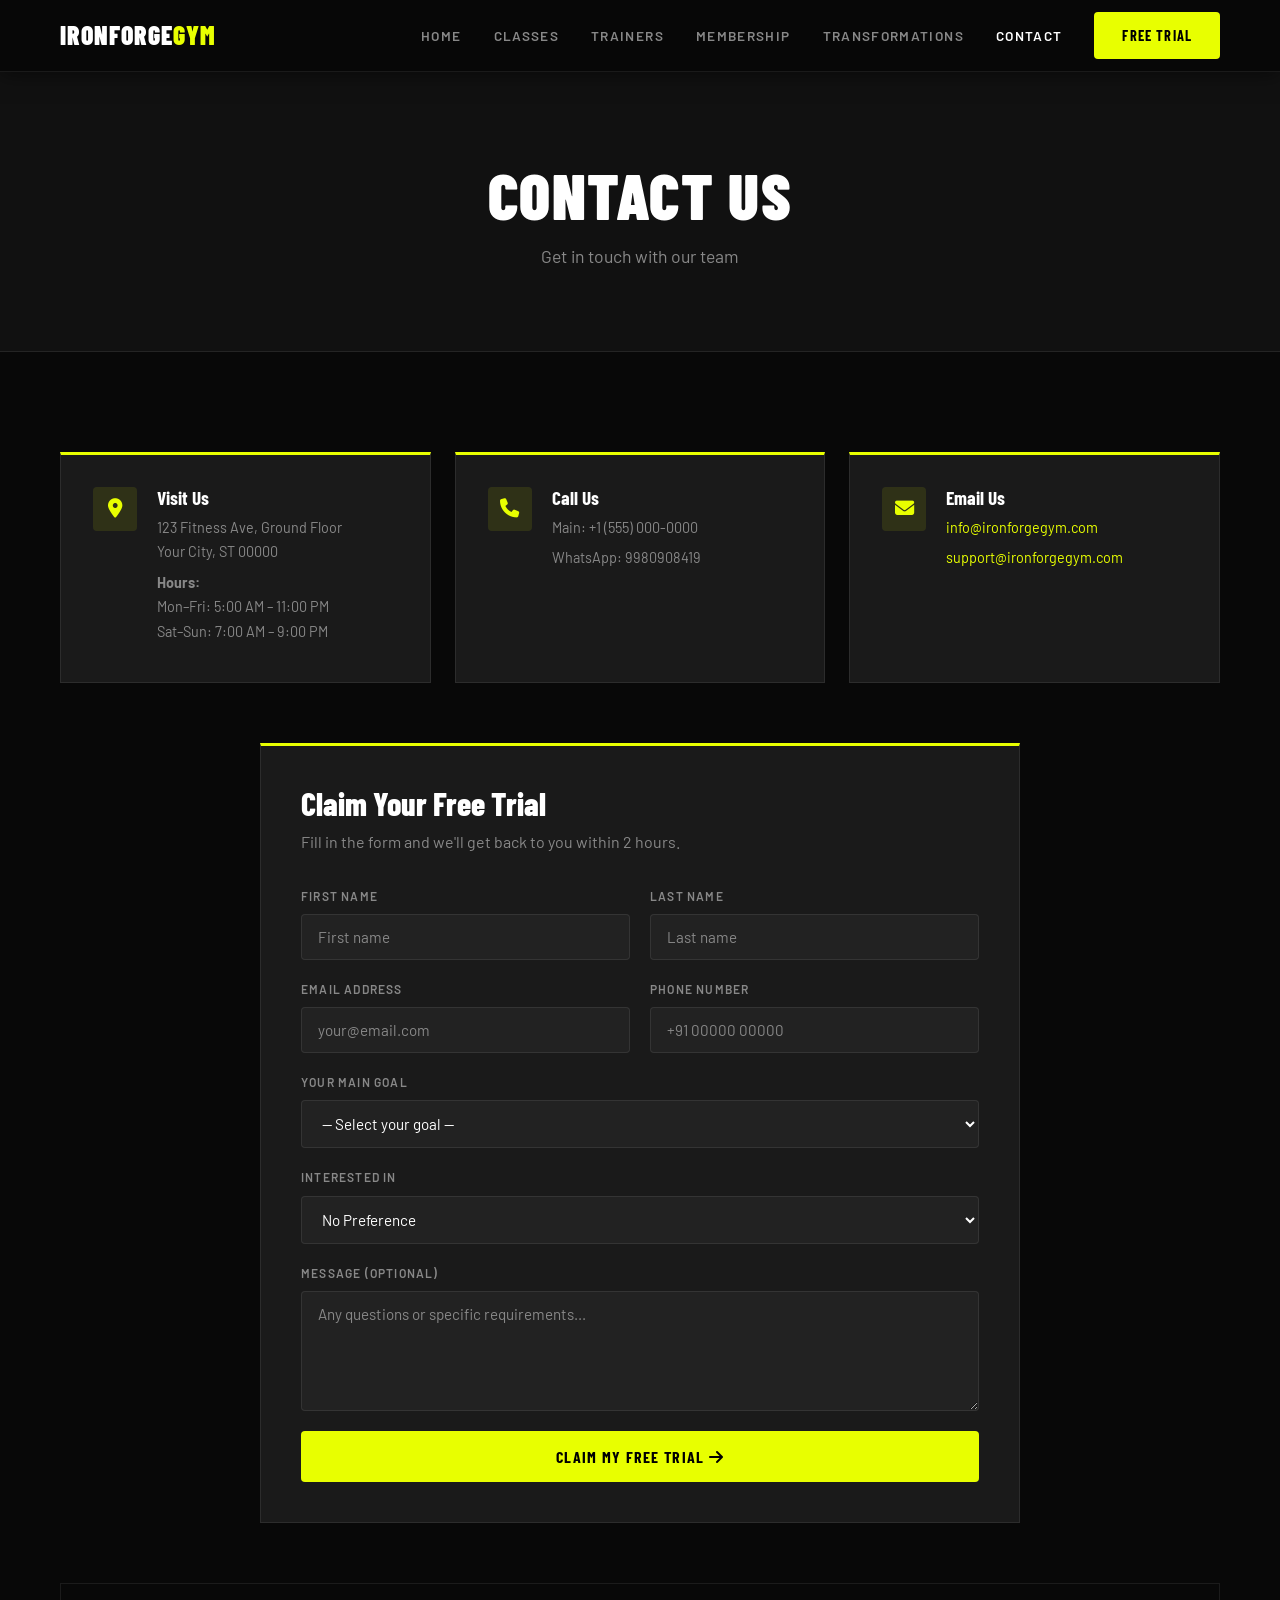
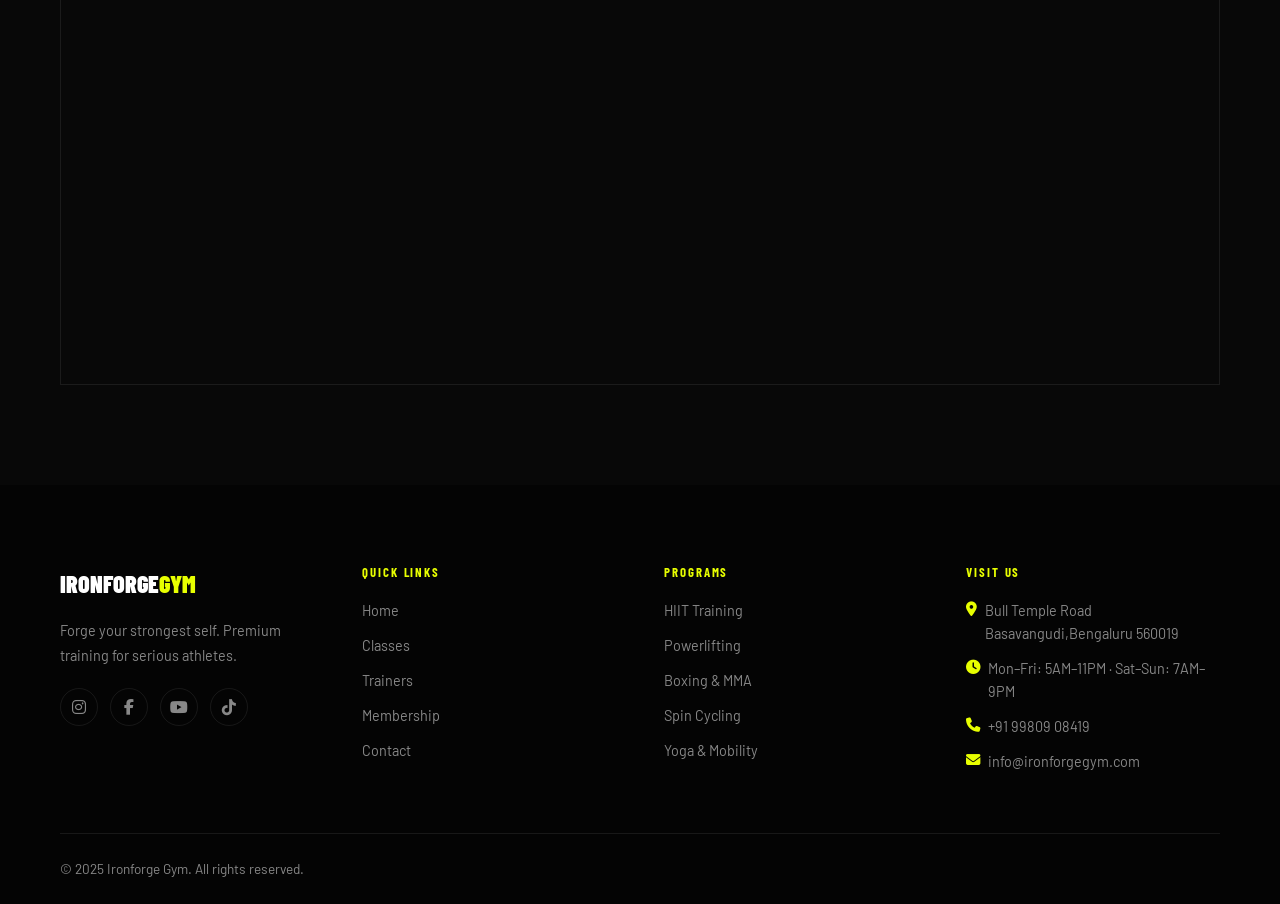
<file: contact.html>
<!DOCTYPE html>
<html lang="en">
<head>
  <meta charset="UTF-8">
  <meta name="viewport" content="width=device-width, initial-scale=1.0">
  <meta name="description" content="Contact Ironforge Gym. Claim your free trial, ask about membership, or get in touch with our team.">
  <title>Contact | Ironforge Gym</title>
  <link href="https://fonts.googleapis.com/css2?family=Barlow+Condensed:wght@600;700;800;900&family=Barlow:wght@400;500;600&display=swap" rel="stylesheet">
  <link rel="stylesheet" href="https://cdnjs.cloudflare.com/ajax/libs/font-awesome/6.4.0/css/all.min.css">
  <link rel="stylesheet" href="./css/styles.css">
</head>
<body>

  <!-- NAVBAR -->
  <header class="header scrolled">
    <div class="container">
      <a href="./index.html" class="logo">IRONFORGE<span>GYM</span></a>
      <div class="mobile-menu-toggle">
        <i class="fas fa-bars"></i>
      </div>
      <nav class="nav-links">
        <a href="./index.html">Home</a>
        <a href="./classes.html">Classes</a>
        <a href="./trainers.html">Trainers</a>
        <a href="./membership.html">Membership</a>
        <a href="./transformations.html">Transformations</a>
        <a href="./contact.html" class="active">Contact</a>
        <a href="./contact.html" class="btn btn-primary">Free Trial</a>
      </nav>
    </div>
  </header>

  <!-- PAGE HEADER -->
  <div class="page-header">
    <div class="container fade-in">
      <h1>CONTACT US</h1>
      <p>Get in touch with our team</p>
    </div>
  </div>

  <!-- CONTACT INFO CARDS + FORM -->
  <section class="section-padding">
    <div class="container">

      <div class="contact-info-cards fade-in">
        <div class="contact-card">
          <div class="contact-icon"><i class="fas fa-map-marker-alt"></i></div>
          <div>
            <h3>Visit Us</h3>
            <p>123 Fitness Ave, Ground Floor<br>Your City, ST 00000</p><!-- CLIENT EDIT -->
            <p><strong>Hours:</strong><br>
               Mon–Fri: 5:00 AM – 11:00 PM<br>
               Sat–Sun: 7:00 AM – 9:00 PM</p><!-- CLIENT EDIT -->
          </div>
        </div>
        <div class="contact-card">
          <div class="contact-icon"><i class="fas fa-phone"></i></div>
          <div>
            <h3>Call Us</h3>
            <p>Main: +1 (555) 000-0000</p><!-- CLIENT EDIT -->
            <p>WhatsApp: 9980908419</p><!-- CLIENT EDIT -->
          </div>
        </div>
        <div class="contact-card">
          <div class="contact-icon"><i class="fas fa-envelope"></i></div>
          <div>
            <h3>Email Us</h3>
            <p><a href="mailto:info@ironforgegym.com">info@ironforgegym.com</a></p><!-- CLIENT EDIT -->
            <p><a href="mailto:support@ironforgegym.com">support@ironforgegym.com</a></p><!-- CLIENT EDIT -->
          </div>
        </div>
      </div>

      <div class="contact-form-container fade-in">
        <h2 style="margin-bottom:8px;">Claim Your Free Trial</h2>
        <p style="color:var(--text-light); margin-bottom:32px;">
          Fill in the form and we'll get back to you within 2 hours.<!-- CLIENT EDIT -->
        </p>

        <!-- Success/Error message shown after submit -->
        <p id="form-status" style="display:none; padding:12px; border-radius:6px; margin-bottom:16px; font-weight:600;"></p>

        <!-- ============================================================
             FORMINIT FORM
             IMPORTANT: Field names MUST start with fi- prefix
             fi-sender-firstName, fi-sender-lastName, fi-sender-email,
             fi-sender-phone are for sender info
             fi-text-fieldname is for any custom text fields
             ============================================================ -->
        <form id="contact-form" class="contact-form">

          <div class="form-row">
            <div class="form-group">
              <label for="first-name">First Name</label>
              <input type="text" id="first-name" name="fi-sender-firstName" placeholder="First name" required>
            </div>
            <div class="form-group">
              <label for="last-name">Last Name</label>
              <input type="text" id="last-name" name="fi-sender-lastName" placeholder="Last name" required>
            </div>
          </div>

          <div class="form-row">
            <div class="form-group">
              <label for="email">Email Address</label>
              <input type="email" id="email" name="fi-sender-email" placeholder="your@email.com" required>
            </div>
            <div class="form-group">
              <label for="phone">Phone Number</label>
              <input type="tel" id="phone" name="fi-sender-phone" placeholder="+91 00000 00000" required>
            </div>
          </div>

          <div class="form-group">
            <label for="goal">Your Main Goal</label>
            <select id="goal" name="fi-text-goal" required>
              <option value="" disabled selected>-- Select your goal --</option>
              <option value="Lose Weight">Lose Weight &amp; Burn Fat</option>
              <option value="Build Muscle">Build Muscle &amp; Strength</option>
              <option value="Improve Cardio">Improve Cardio &amp; Endurance</option>
              <option value="Athletic Performance">Athletic Performance</option>
              <option value="General Health">General Health &amp; Wellness</option>
              <option value="Try a Class">Try a Specific Class</option>
            </select><!-- CLIENT EDIT: goal options -->
          </div>

          <div class="form-group">
            <label for="class-interest">Interested In</label>
            <select id="class-interest" name="fi-text-interest">
              <option value="No Preference">No Preference</option>
              <option value="HIIT Training">HIIT Training</option>
              <option value="Powerlifting">Powerlifting</option>
              <option value="Boxing & MMA">Boxing &amp; MMA</option>
              <option value="Spin Cycling">Spin Cycling</option>
              <option value="Yoga & Mobility">Yoga &amp; Mobility</option>
              <option value="Functional Fitness">Functional Fitness</option>
            </select>
          </div>

          <div class="form-group">
            <label for="message">Message (Optional)</label>
            <textarea id="message" name="fi-text-message" rows="4" placeholder="Any questions or specific requirements..."></textarea>
          </div>

          <button type="submit" class="btn btn-primary btn-block" style="font-size:1rem; padding:16px;">
            CLAIM MY FREE TRIAL <i class="fas fa-arrow-right"></i>
          </button>

        </form>

        <!-- ============================================================
             FORMINIT SDK — DO NOT REMOVE THESE TWO SCRIPT TAGS
             ============================================================ -->
        <script src="https://forminit.com/sdk/v1/forminit.js"></script>
        <script>
          const forminit = new Forminit();

          // ⚠️ YOUR FORM ID — found in forminit.com dashboard
          const FORM_ID = '1no07w32her';

          const form = document.getElementById('contact-form');
          const status = document.getElementById('form-status');

          form.addEventListener('submit', async function(event) {
            event.preventDefault();

            const btn = form.querySelector('button[type="submit"]');
            btn.disabled = true;
            btn.innerHTML = 'SENDING... <i class="fas fa-spinner fa-spin"></i>';
            status.style.display = 'none';

            const formData = new FormData(form);
            const { data, error } = await forminit.submit(FORM_ID, formData);

            if (error) {
              status.style.display = 'block';
              status.style.background = '#ff4444';
              status.style.color = '#fff';
              status.textContent = 'Something went wrong. Please try again.';
              btn.disabled = false;
              btn.innerHTML = 'CLAIM MY FREE TRIAL <i class="fas fa-arrow-right"></i>';
              return;
            }

            status.style.display = 'block';
            status.style.background = '#22c55e';
            status.style.color = '#fff';
            status.textContent = 'Thank you! We will contact you within 2 hours.';
            form.reset();
            btn.disabled = false;
            btn.innerHTML = 'CLAIM MY FREE TRIAL <i class="fas fa-arrow-right"></i>';
          });
        </script>

      </div>

      <!-- GOOGLE MAPS EMBED -->
      <div class="map-container fade-in">
        <iframe
          src="https://www.google.com/maps/embed?pb=!1m18!1m12!1m3!1d158858.473400028!2d-0.24168120641328956!3d51.52855824164937!2m3!1f0!2f0!3f0!3m2!1i1024!2i768!4f13.1!3m3!1m2!1s0x47d8a00baf21de75%3A0x52963a5addd52a99!2sLondon%2C%20UK!5e0!3m2!1sen!2sus!4v1689254000000!5m2!1sen!2sus"
          width="100%" height="400" style="border:0; display:block;"
          allowfullscreen="" loading="lazy"
          referrerpolicy="no-referrer-when-downgrade">
        </iframe>
      </div><!-- REPLACE: embed your real gym location Google Maps URL -->

    </div>
  </section>

  <!-- FOOTER -->
  <footer class="footer">
    <div class="container">
      <div class="footer-grid">
        <div class="footer-col">
          <a href="./index.html" class="footer-logo">IRONFORGE<span>GYM</span></a>
          <p>Forge your strongest self. Premium training for serious athletes.</p>
          <div class="social-icons">
            <a href="#" aria-label="Instagram"><i class="fab fa-instagram"></i></a>
            <a href="#" aria-label="Facebook"><i class="fab fa-facebook-f"></i></a>
            <a href="#" aria-label="YouTube"><i class="fab fa-youtube"></i></a>
            <a href="#" aria-label="TikTok"><i class="fab fa-tiktok"></i></a>
          </div>
        </div>
        <div class="footer-col">
          <h3>Quick Links</h3>
          <div class="footer-links">
            <a href="./index.html">Home</a>
            <a href="./classes.html">Classes</a>
            <a href="./trainers.html">Trainers</a>
            <a href="./membership.html">Membership</a>
            <a href="./contact.html">Contact</a>
          </div>
        </div>
        <div class="footer-col">
          <h3>Programs</h3>
          <div class="footer-links">
            <a href="./classes.html">HIIT Training</a>
            <a href="./classes.html">Powerlifting</a>
            <a href="./classes.html">Boxing &amp; MMA</a>
            <a href="./classes.html">Spin Cycling</a>
            <a href="./classes.html">Yoga &amp; Mobility</a>
          </div>
        </div>
        <div class="footer-col">
          <h3>Visit Us</h3>
          <div class="footer-links">
            <span><i class="fas fa-map-marker-alt"></i>Bull Temple Road Basavangudi,Bengaluru 560019</span>
            <span><i class="fas fa-clock"></i> Mon–Fri: 5AM–11PM · Sat–Sun: 7AM–9PM</span>
            <span><i class="fas fa-phone"></i> +91 99809 08419</span>
            <span><i class="fas fa-envelope"></i> info@ironforgegym.com</span>
          </div>
        </div>
      </div>
      <div class="footer-bottom">
        <p>&copy; 2025 Ironforge Gym. All rights reserved.</p>
      </div>
    </div>
  </footer>

</body>
</html>
</file>
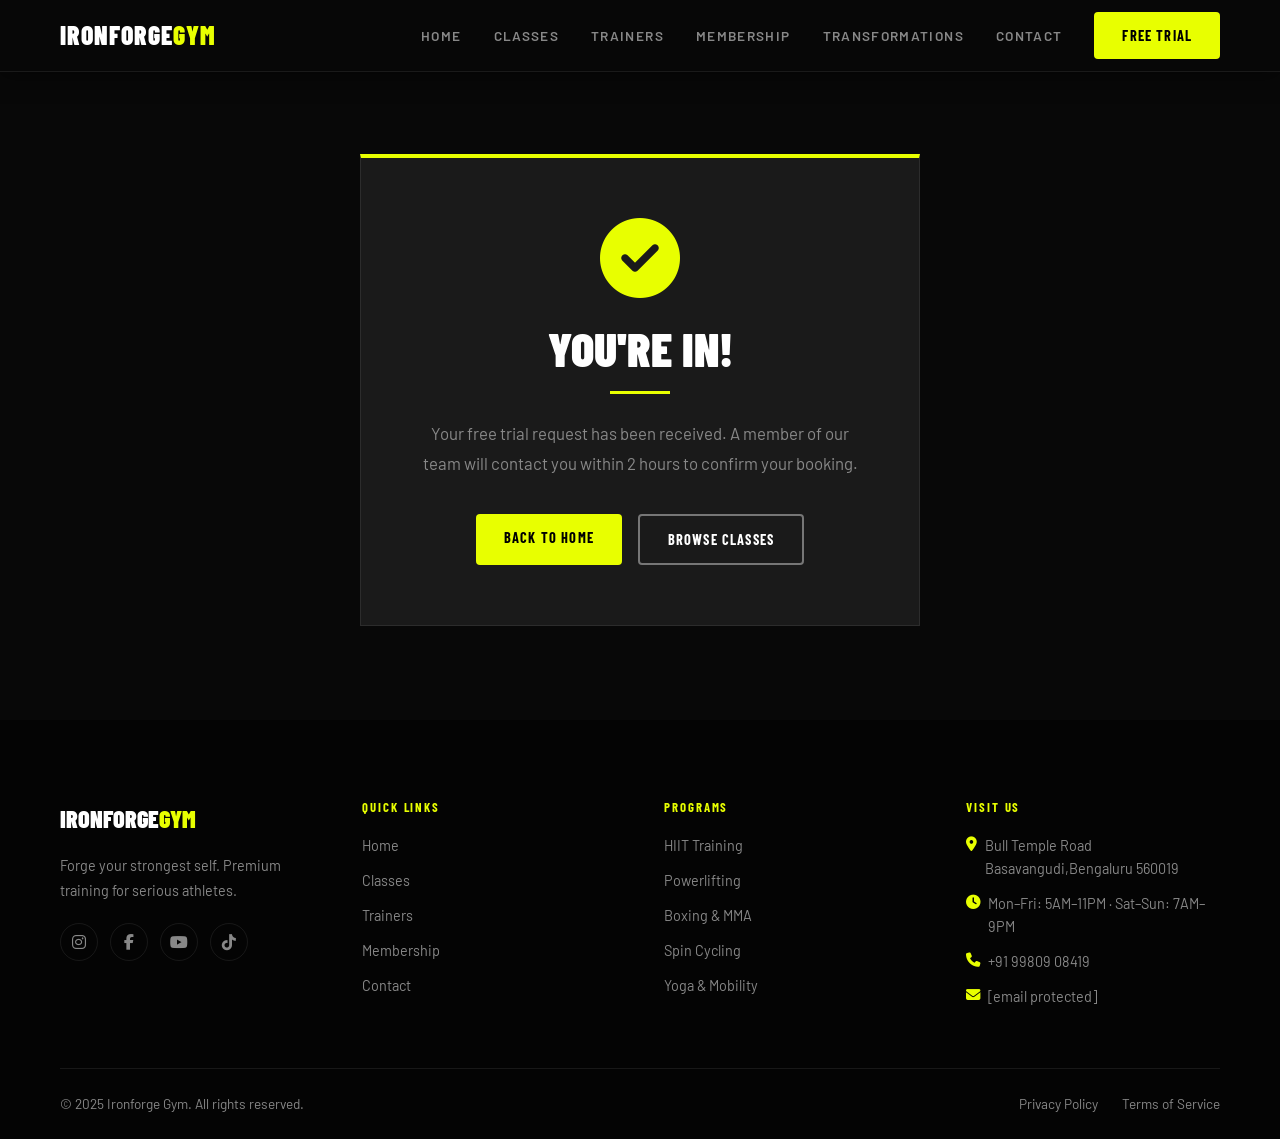
<file: membership.html>
<!DOCTYPE html>
<html lang="en">
<head>
  <meta charset="UTF-8">
  <meta name="viewport" content="width=device-width, initial-scale=1.0">
  <meta name="description" content="Thank you for contacting Ironforge Gym. We'll be in touch within 2 hours.">
  <title>Thank You | Ironforge Gym</title>
  <link href="https://fonts.googleapis.com/css2?family=Barlow+Condensed:wght@600;700;800;900&family=Barlow:wght@400;500;600&display=swap" rel="stylesheet">
  <link rel="stylesheet" href="https://cdnjs.cloudflare.com/ajax/libs/font-awesome/6.4.0/css/all.min.css">
  <link rel="stylesheet" href="./css/styles.css">
  <style>
    .thankyou-wrapper {
      min-height: 80vh;
      display: flex;
      align-items: center;
      justify-content: center;
      padding: 120px 20px 60px;
    }
    .thankyou-box {
      background: var(--surface-2);
      border: 1px solid var(--border-color);
      border-top: 4px solid var(--primary-color);
      padding: 60px 50px;
      max-width: 560px;
      width: 100%;
      text-align: center;
    }
    .thankyou-icon {
      font-size: 5rem;
      color: var(--primary-color);
      margin-bottom: 24px;
      display: block;
    }
    .thankyou-box h1 {
      font-family: 'Barlow Condensed', sans-serif;
      font-weight: 900;
      font-size: 3rem;
      color: var(--white);
      margin: 0 0 8px;
    }
    .thankyou-divider {
      width: 60px;
      height: 3px;
      background: var(--primary-color);
      margin: 16px auto 24px;
    }
    .thankyou-box p {
      font-family: 'Barlow', sans-serif;
      font-size: 1.05rem;
      color: var(--text-light);
      line-height: 1.8;
      margin-bottom: 36px;
    }
    .thankyou-buttons {
      display: flex;
      gap: 16px;
      justify-content: center;
      flex-wrap: wrap;
    }
  </style>
</head>
<body>

  <!-- NAVBAR -->
  <header class="header scrolled">
    <div class="container">
      <a href="./index.html" class="logo">IRONFORGE<span>GYM</span></a>
      <div class="mobile-menu-toggle">
        <i class="fas fa-bars"></i>
      </div>
      <nav class="nav-links">
        <a href="./index.html">Home</a>
        <a href="./classes.html">Classes</a>
        <a href="./trainers.html">Trainers</a>
        <a href="./membership.html">Membership</a>
        <a href="./transformations.html">Transformations</a>
        <a href="./contact.html">Contact</a>
        <a href="./contact.html" class="btn btn-primary">Free Trial</a>
      </nav>
    </div>
  </header>

  <!-- SUCCESS CARD -->
  <div class="thankyou-wrapper">
    <div class="thankyou-box fade-in">
      <i class="fas fa-check-circle thankyou-icon"></i>
      <h1>YOU'RE IN!</h1>
      <div class="thankyou-divider"></div>
      <p>Your free trial request has been received.
         A member of our team will contact you within 2 hours
         to confirm your booking.</p><!-- CLIENT EDIT -->
      <div class="thankyou-buttons">
        <a href="./index.html" class="btn btn-primary">BACK TO HOME</a>
        <a href="./classes.html" class="btn btn-outline">BROWSE CLASSES</a>
      </div>
    </div>
  </div>

  <!-- FOOTER -->
  <footer class="footer">
    <div class="container">
      <div class="footer-grid">
        <div class="footer-col">
          <a href="./index.html" class="footer-logo">IRONFORGE<span>GYM</span></a>
          <p>Forge your strongest self. Premium training for serious athletes.</p>
          <div class="social-icons">
            <a href="#" aria-label="Instagram"><i class="fab fa-instagram"></i></a>
            <a href="#" aria-label="Facebook"><i class="fab fa-facebook-f"></i></a>
            <a href="#" aria-label="YouTube"><i class="fab fa-youtube"></i></a>
            <a href="#" aria-label="TikTok"><i class="fab fa-tiktok"></i></a>
          </div>
        </div>
        <div class="footer-col">
          <h3>Quick Links</h3>
          <div class="footer-links">
            <a href="./index.html">Home</a>
            <a href="./classes.html">Classes</a>
            <a href="./trainers.html">Trainers</a>
            <a href="./membership.html">Membership</a>
            <a href="./contact.html">Contact</a>
          </div>
        </div>
        <div class="footer-col">
          <h3>Programs</h3>
          <div class="footer-links">
            <a href="./classes.html">HIIT Training</a>
            <a href="./classes.html">Powerlifting</a>
            <a href="./classes.html">Boxing &amp; MMA</a>
            <a href="./classes.html">Spin Cycling</a>
            <a href="./classes.html">Yoga &amp; Mobility</a>
          </div>
        </div>
        <div class="footer-col">
          <h3>Visit Us</h3>
          <div class="footer-links">
            <span><i class="fas fa-map-marker-alt"></i>Bull Temple Road Basavangudi,Bengaluru 560019</span>
            <span><i class="fas fa-clock"></i>Mon–Fri: 5AM–11PM · Sat–Sun: 7AM–9PM</span>
            <span><i class="fas fa-phone"></i>+91 99809 08419</span>
            <span><i class="fas fa-envelope"></i><a href="/cdn-cgi/l/email-protection" class="__cf_email__" data-cfemail="fb939e979794bb928994959d94899c9e969c8296d5989496">[email&#160;protected]</a></span>
          </div>
        </div>
      </div>
      <div class="footer-bottom">
        <p>&copy; 2025 Ironforge Gym. All rights reserved.</p>
        <div>
          <a href="#">Privacy Policy</a>
          <a href="#">Terms of Service</a>
        </div>
      </div>
    </div>
  </footer>

  <a href="https://wa.me/15550000000" class="whatsapp-float" target="_blank" rel="noopener noreferrer" aria-label="Ch
</file>
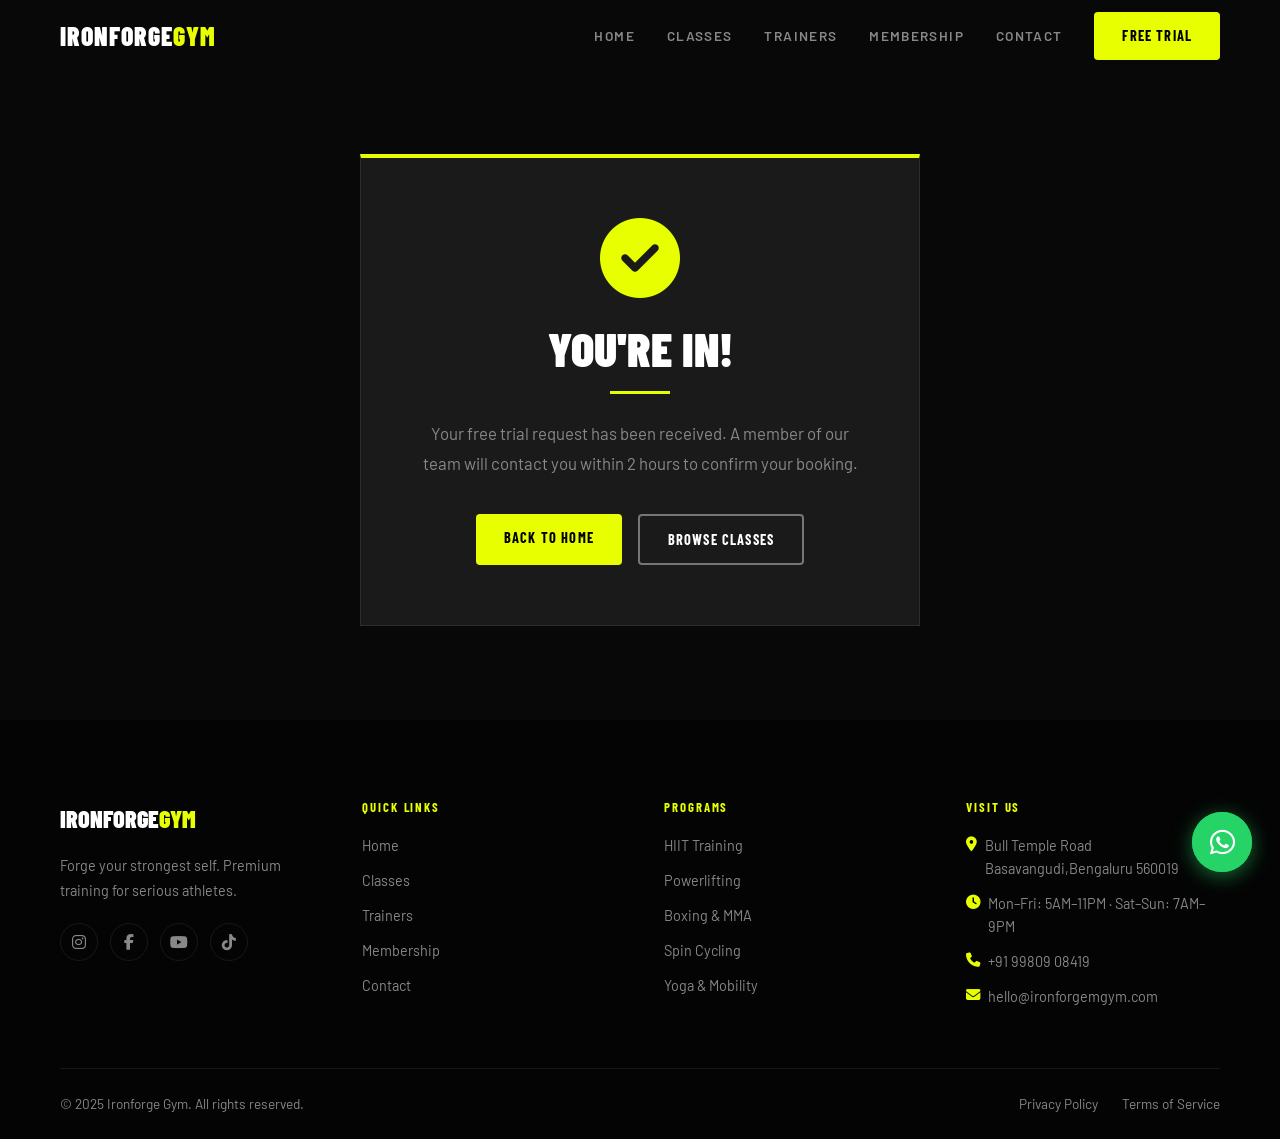
<file: thank-you.html>
<!DOCTYPE html>
<html lang="en">
<head>
  <meta charset="UTF-8">
  <meta name="viewport" content="width=device-width, initial-scale=1.0">
  <meta name="description" content="Thank you for contacting Ironforge Gym. We'll be in touch within 2 hours.">
  <title>Thank You | Ironforge Gym</title>
  <link href="https://fonts.googleapis.com/css2?family=Barlow+Condensed:wght@600;700;800;900&family=Barlow:wght@400;500;600&display=swap" rel="stylesheet">
  <link rel="stylesheet" href="https://cdnjs.cloudflare.com/ajax/libs/font-awesome/6.4.0/css/all.min.css">
  <link rel="stylesheet" href="./css/styles.css">
  <style>
    .thankyou-wrapper {
      min-height: 80vh;
      display: flex;
      align-items: center;
      justify-content: center;
      padding: 120px 20px 60px;
    }
    .thankyou-box {
      background: var(--surface-2);
      border: 1px solid var(--border-color);
      border-top: 4px solid var(--primary-color);
      padding: 60px 50px;
      max-width: 560px;
      width: 100%;
      text-align: center;
    }
    .thankyou-icon {
      font-size: 5rem;
      color: var(--primary-color);
      margin-bottom: 24px;
      display: block;
    }
    .thankyou-box h1 {
      font-family: 'Barlow Condensed', sans-serif;
      font-weight: 900;
      font-size: 3rem;
      color: var(--white);
      margin: 0 0 8px;
    }
    .thankyou-divider {
      width: 60px;
      height: 3px;
      background: var(--primary-color);
      margin: 16px auto 24px;
    }
    .thankyou-box p {
      font-family: 'Barlow', sans-serif;
      font-size: 1.05rem;
      color: var(--text-light);
      line-height: 1.8;
      margin-bottom: 36px;
    }
    .thankyou-buttons {
      display: flex;
      gap: 16px;
      justify-content: center;
      flex-wrap: wrap;
    }
  </style>
</head>
<body>

  <!-- NAVBAR -->
  <header class="header scrolled">
    <div class="container">
      <a href="./index.html" class="logo">IRONFORGE<span>GYM</span></a>
      <div class="mobile-menu-toggle">
        <i class="fas fa-bars"></i>
      </div>
      <nav class="nav-links">
        <a href="./index.html">Home</a>
        <a href="./classes.html">Classes</a>
        <a href="./trainers.html">Trainers</a>
        <a href="./membership.html">Membership</a>
        <a href="./contact.html">Contact</a>
        <a href="./contact.html" class="btn btn-primary">Free Trial</a>
      </nav>
    </div>
  </header>

  <!-- SUCCESS CARD -->
  <div class="thankyou-wrapper">
    <div class="thankyou-box fade-in">
      <i class="fas fa-check-circle thankyou-icon"></i>
      <h1>YOU'RE IN!</h1>
      <div class="thankyou-divider"></div>
      <p>Your free trial request has been received.
         A member of our team will contact you within 2 hours
         to confirm your booking.</p><!-- CLIENT EDIT -->
      <div class="thankyou-buttons">
        <a href="./index.html" class="btn btn-primary">BACK TO HOME</a>
        <a href="./classes.html" class="btn btn-outline">BROWSE CLASSES</a>
      </div>
    </div>
  </div>

  <!-- FOOTER -->
  <footer class="footer">
    <div class="container">
      <div class="footer-grid">
        <div class="footer-col">
          <a href="./index.html" class="footer-logo">IRONFORGE<span>GYM</span></a>
          <p>Forge your strongest self. Premium training for serious athletes.</p>
          <div class="social-icons">
            <a href="#" aria-label="Instagram"><i class="fab fa-instagram"></i></a>
            <a href="#" aria-label="Facebook"><i class="fab fa-facebook-f"></i></a>
            <a href="#" aria-label="YouTube"><i class="fab fa-youtube"></i></a>
            <a href="#" aria-label="TikTok"><i class="fab fa-tiktok"></i></a>
          </div>
        </div>
        <div class="footer-col">
          <h3>Quick Links</h3>
          <div class="footer-links">
            <a href="./index.html">Home</a>
            <a href="./classes.html">Classes</a>
            <a href="./trainers.html">Trainers</a>
            <a href="./membership.html">Membership</a>
            <a href="./contact.html">Contact</a>
          </div>
        </div>
        <div class="footer-col">
          <h3>Programs</h3>
          <div class="footer-links">
            <a href="./classes.html">HIIT Training</a>
            <a href="./classes.html">Powerlifting</a>
            <a href="./classes.html">Boxing &amp; MMA</a>
            <a href="./classes.html">Spin Cycling</a>
            <a href="./classes.html">Yoga &amp; Mobility</a>
          </div>
        </div>
        <div class="footer-col">
          <h3>Visit Us</h3>
          <div class="footer-links">
            <span><i class="fas fa-map-marker-alt"></i>Bull Temple Road Basavangudi,Bengaluru 560019</span>
            <span><i class="fas fa-clock"></i>Mon–Fri: 5AM–11PM · Sat–Sun: 7AM–9PM</span>
            <span><i class="fas fa-phone"></i>+91 99809 08419</span>
            <span><i class="fas fa-envelope"></i>hello@ironforgemgym.com</span>
          </div>
        </div>
      </div>
      <div class="footer-bottom">
        <p>&copy; 2025 Ironforge Gym. All rights reserved.</p>
        <div>
          <a href="#">Privacy Policy</a>
          <a href="#">Terms of Service</a>
        </div>
      </div>
    </div>
  </footer>

  <a href="https://wa.me/15550000000" class="whatsapp-float" target="_blank" rel="noopener noreferrer" aria-label="Chat with us on WhatsApp">
    <i class="fab fa-whatsapp"></i>
  </a>

  <script src="./js/script.js"></script>
</body>
</html>
</file>
<file: css/styles.css>
/* ===== 1. CSS RESET & BASE ===== */
*, *::before, *::after { box-sizing: border-box; margin: 0; padding: 0; }
html { scroll-behavior: smooth; }
body {
  background: var(--dark-bg);
  color: var(--text-primary);
  font-family: 'Barlow', sans-serif;
  line-height: 1.6;
  overflow-x: hidden;
}
img { max-width: 100%; height: auto; display: block; }
a { text-decoration: none; }

/* ===== 2. CSS VARIABLES (:root) ===== */
:root {
  --primary-color:   #E8FF00;
  --secondary-color: #FF4500;
  --dark-bg:         #080808;
  --surface:         #111111;
  --surface-2:       #1a1a1a;
  --text-primary:    #F5F5F5;
  --text-light:      #888888;
  --border-color:    rgba(255,255,255,0.08);
  --white:           #FFFFFF;
  --section-padding: 100px 0;
}

/* ===== 3. TYPOGRAPHY ===== */
h1, h2, h3, h4 {
  font-family: 'Barlow Condensed', sans-serif;
  line-height: 1.1;
}

/* ===== 4. LAYOUT UTILITIES ===== */
.container {
  max-width: 1200px;
  margin: 0 auto;
  padding: 0 20px;
}
.section-padding {
  padding: var(--section-padding);
}
.section-label {
  font-family: 'Barlow', sans-serif;
  font-weight: 600;
  font-size: 0.75rem;
  text-transform: uppercase;
  letter-spacing: 0.2em;
  color: var(--primary-color);
  margin-bottom: 16px;
  display: block;
}
.section-title {
  text-align: center;
  font-family: 'Barlow Condensed', sans-serif;
  font-weight: 900;
  font-size: 3rem;
  color: var(--white);
  margin-bottom: 48px;
  letter-spacing: 0.02em;
}

/* ===== 5. BUTTONS ===== */
.btn {
  display: inline-block;
  font-family: 'Barlow Condensed', sans-serif;
  font-weight: 700;
  font-size: 0.9rem;
  text-transform: uppercase;
  letter-spacing: 0.08em;
  padding: 12px 28px;
  border-radius: 4px;
  transition: background 0.3s, color 0.3s, border-color 0.3s, transform 0.2s;
  cursor: pointer;
  border: none;
}
.btn-primary {
  background: var(--primary-color);
  color: #000000;
}
.btn-primary:hover {
  background: #ffffff;
  color: #000;
}
.btn-outline {
  background: transparent;
  border: 2px solid rgba(255,255,255,0.4);
  color: var(--white);
}
.btn-outline:hover {
  border-color: var(--primary-color);
  color: var(--primary-color);
}
.btn-block {
  display: block;
  width: 100%;
  text-align: center;
}

/* ===== 6. NAVBAR ===== */
.header {
  position: fixed;
  top: 0;
  width: 100%;
  z-index: 1000;
  background: transparent;
  transition: background 0.4s ease;
  height: 72px;
  display: flex;
  align-items: center;
}
.header.scrolled {
  background: rgba(8,8,8,0.97);
  backdrop-filter: blur(20px);
  -webkit-backdrop-filter: blur(20px);
  border-bottom: 1px solid var(--border-color);
  box-shadow: 0 2px 20px rgba(0,0,0,0.5);
}
.header .container {
  display: flex;
  align-items: center;
  justify-content: space-between;
  width: 100%;
}
.logo {
  font-family: 'Barlow Condensed', sans-serif;
  font-weight: 900;
  font-size: 1.6rem;
  color: var(--white);
  letter-spacing: 0.04em;
}
.logo span {
  color: var(--primary-color);
}
.nav-links {
  display: flex;
  align-items: center;
  gap: 32px;
}
.nav-links a:not(.btn) {
  font-family: 'Barlow', sans-serif;
  font-weight: 600;
  font-size: 0.85rem;
  text-transform: uppercase;
  letter-spacing: 0.1em;
  color: var(--text-light);
  transition: color 0.2s;
}
.nav-links a:not(.btn):hover,
.nav-links a.active:not(.btn) {
  color: var(--white);
}
.mobile-menu-toggle {
  display: none;
  font-size: 1.5rem;
  color: var(--white);
  cursor: pointer;
  background: none;
  border: none;
  padding: 4px;
}
.mobile-close {
  display: none;
  position: absolute;
  top: 24px;
  right: 28px;
  font-size: 1.8rem;
  color: var(--white);
  background: none;
  border: none;
  cursor: pointer;
  z-index: 10001;
}

/* ===== 7. PAGE HEADER BANNER ===== */
.page-header {
  background: var(--surface);
  padding: 160px 0 80px;
  text-align: center;
  border-bottom: 1px solid var(--border-color);
}
.page-header h1 {
  font-family: 'Barlow Condensed', sans-serif;
  font-weight: 900;
  font-size: 4rem;
  color: var(--white);
  letter-spacing: 0.02em;
  margin-bottom: 12px;
}
.page-header p {
  font-family: 'Barlow', sans-serif;
  font-size: 1.1rem;
  color: var(--text-light);
}

/* ===== 8. HERO ===== */
.hero {
  min-height: 100vh;
  position: relative;
  background: url('https://picsum.photos/1920/1080?grayscale') center/cover no-repeat;
  display: flex;
  align-items: center;
}
.hero-overlay {
  position: absolute;
  inset: 0;
  background: linear-gradient(to right,
    rgba(8,8,8,0.97) 0%,
    rgba(8,8,8,0.75) 50%,
    rgba(8,8,8,0.3) 100%);
}
.hero .container {
  position: relative;
  z-index: 1;
  padding-top: 72px;
}
.hero-eyebrow {
  font-family: 'Barlow', sans-serif;
  font-weight: 600;
  font-size: 0.75rem;
  text-transform: uppercase;
  letter-spacing: 0.2em;
  color: var(--primary-color);
  margin-bottom: 20px;
}
.hero h1 {
  font-family: 'Barlow Condensed', sans-serif;
  font-weight: 900;
  font-size: clamp(3.5rem, 8vw, 7rem);
  color: var(--white);
  line-height: 0.92;
  margin-bottom: 24px;
  text-transform: uppercase;
}
.hero h1 span {
  color: var(--primary-color);
}
.hero-sub {
  font-family: 'Barlow', sans-serif;
  font-size: 1.1rem;
  color: var(--text-light);
  max-width: 480px;
  line-height: 1.7;
  margin-bottom: 40px;
}
.hero-buttons {
  display: flex;
  gap: 16px;
  flex-wrap: wrap;
  margin-bottom: 64px;
}
.hero-trust {
  display: flex;
  align-items: center;
  gap: 40px;
  flex-wrap: wrap;
}
.trust-item {
  display: flex;
  flex-direction: column;
  gap: 4px;
}
.trust-number {
  font-family: 'Barlow Condensed', sans-serif;
  font-weight: 800;
  font-size: 2.5rem;
  color: var(--white);
}
.trust-label {
  font-family: 'Barlow', sans-serif;
  font-weight: 500;
  font-size: 0.8rem;
  text-transform: uppercase;
  letter-spacing: 0.1em;
  color: var(--text-light);
}
.trust-divider {
  width: 1px;
  height: 40px;
  background: var(--border-color);
}

/* ===== 9. STATS BAR ===== */
.stats-bar {
  background: var(--surface-2);
  padding: 60px 0;
  border-top: 1px solid var(--border-color);
  border-bottom: 1px solid var(--border-color);
}
.stats-grid {
  display: grid;
  grid-template-columns: repeat(4, 1fr);
  gap: 40px;
}
.stat-item {
  text-align: center;
}
.stat-number {
  font-family: 'Barlow Condensed', sans-serif;
  font-weight: 900;
  font-size: 3.5rem;
  color: var(--primary-color);
}
.stat-label {
  font-family: 'Barlow', sans-serif;
  font-weight: 500;
  font-size: 0.8rem;
  text-transform: uppercase;
  letter-spacing: 0.12em;
  color: var(--text-light);
  margin-top: 6px;
}

/* ===== 10. ABOUT ===== */
.about-layout {
  display: grid;
  grid-template-columns: 1fr 1fr;
  gap: 80px;
  align-items: center;
}
.about-text h2 {
  font-family: 'Barlow Condensed', sans-serif;
  font-weight: 800;
  font-size: 3rem;
  color: var(--white);
  line-height: 1.05;
  margin-bottom: 24px;
}
.about-text p {
  font-family: 'Barlow', sans-serif;
  font-size: 1rem;
  color: var(--text-light);
  line-height: 1.75;
  margin-bottom: 16px;
}
.about-features {
  display: grid;
  grid-template-columns: 1fr 1fr;
  gap: 12px;
  margin-top: 24px;
}
.about-features div {
  font-family: 'Barlow', sans-serif;
  font-weight: 600;
  font-size: 0.9rem;
  color: var(--text-primary);
}
.about-features i {
  color: var(--primary-color);
  margin-right: 8px;
}
.about-image {
  position: relative;
}
.about-image img {
  width: 100%;
  object-fit: cover;
  display: block;
  border-right: 2px solid var(--primary-color);
  border-bottom: 2px solid var(--primary-color);
}
.about-badge {
  position: absolute;
  bottom: -20px;
  left: -20px;
  background: var(--surface-2);
  border: 1px solid var(--border-color);
  padding: 20px 24px;
  text-align: center;
}
.badge-number {
  display: block;
  font-family: 'Barlow Condensed', sans-serif;
  font-weight: 900;
  font-size: 2.5rem;
  color: var(--primary-color);
}
.badge-text {
  display: block;
  font-family: 'Barlow', sans-serif;
  font-weight: 500;
  font-size: 0.75rem;
  text-transform: uppercase;
  letter-spacing: 0.1em;
  color: var(--text-light);
  margin-top: 4px;
}

/* ===== 11. CLASS CARDS ===== */
.classes-grid {
  display: grid;
  grid-template-columns: repeat(3, 1fr);
  gap: 2px;
}
.class-card {
  position: relative;
  overflow: hidden;
  background: var(--surface-2);
}
.class-img {
  position: relative;
  height: 280px;
  overflow: hidden;
}
.class-img img {
  width: 100%;
  height: 100%;
  object-fit: cover;
  transition: transform 0.6s ease;
}
.class-card:hover .class-img img {
  transform: scale(1.08);
}
.class-overlay {
  position: absolute;
  inset: 0;
  background: linear-gradient(to top,
    rgba(8,8,8,0.9) 0%,
    rgba(8,8,8,0.2) 60%,
    transparent 100%);
}
.class-duration {
  position: absolute;
  top: 12px;
  right: 12px;
  background: var(--primary-color);
  color: #000;
  font-family: 'Barlow Condensed', sans-serif;
  font-weight: 700;
  font-size: 0.7rem;
  text-transform: uppercase;
  padding: 4px 10px;
  border-radius: 99px;
}
.class-content {
  padding: 24px;
  border-left: 3px solid transparent;
  transition: border-color 0.3s;
}
.class-card:hover .class-content {
  border-left-color: var(--primary-color);
}
.class-category {
  font-family: 'Barlow', sans-serif;
  font-weight: 600;
  font-size: 0.7rem;
  text-transform: uppercase;
  letter-spacing: 0.15em;
  color: var(--primary-color);
  margin-bottom: 8px;
}
.class-card h3 {
  font-family: 'Barlow Condensed', sans-serif;
  font-weight: 800;
  font-size: 1.6rem;
  color: var(--white);
  margin-bottom: 10px;
}
.class-desc {
  font-family: 'Barlow', sans-serif;
  font-size: 0.9rem;
  color: var(--text-light);
  line-height: 1.6;
}
.class-link {
  display: inline-flex;
  align-items: center;
  gap: 8px;
  margin-top: 16px;
  font-family: 'Barlow Condensed', sans-serif;
  font-weight: 700;
  font-size: 0.85rem;
  text-transform: uppercase;
  letter-spacing: 0.1em;
  color: var(--primary-color);
  transition: gap 0.2s;
}
.class-link:hover {
  gap: 14px;
}

/* ===== 12. SCHEDULE TABLE ===== */
.schedule-wrapper {
  overflow-x: auto;
  -webkit-overflow-scrolling: touch;
}
.schedule-table {
  width: 100%;
  border-collapse: collapse;
  min-width: 700px;
}
.schedule-table th {
  background: var(--surface-2);
  font-family: 'Barlow Condensed', sans-serif;
  font-weight: 700;
  font-size: 0.8rem;
  text-transform: uppercase;
  letter-spacing: 0.1em;
  color: var(--white);
  padding: 14px 12px;
  text-align: center;
  border-bottom: 2px solid var(--primary-color);
}
.schedule-table th:first-child {
  color: var(--primary-color);
}
.schedule-table td {
  border: 1px solid var(--border-color);
  padding: 8px;
  text-align: center;
  vertical-align: middle;
  min-width: 110px;
  height: 70px;
}
.schedule-table td:first-child {
  font-family: 'Barlow Condensed', sans-serif;
  font-weight: 700;
  font-size: 0.85rem;
  color: var(--primary-color);
  background: var(--surface-2);
  white-space: nowrap;
}
.schedule-table tbody tr:hover {
  background: rgba(232,255,0,0.03);
}
.schedule-class {
  padding: 6px 8px;
  font-size: 0.8rem;
  border-radius: 2px;
}
.schedule-class strong {
  display: block;
  font-family: 'Barlow Condensed', sans-serif;
  font-weight: 700;
  color: var(--white);
  font-size: 0.85rem;
}
.schedule-class span {
  display: block;
  font-family: 'Barlow', sans-serif;
  color: var(--text-light);
  font-size: 0.75rem;
  margin-top: 2px;
}
.schedule-hiit     { border-top: 3px solid var(--primary-color); }
.schedule-strength { border-top: 3px solid #4488FF; }
.schedule-boxing   { border-top: 3px solid #FF2D2D; }
.schedule-cycling  { border-top: 3px solid #FF8800; }
.schedule-yoga     { border-top: 3px solid #44BBAA; }
.schedule-functional { border-top: 3px solid #AA44FF; }
.schedule-note {
  font-family: 'Barlow', sans-serif;
  font-size: 0.85rem;
  color: var(--text-light);
  font-style: italic;
  margin-top: 16px;
  text-align: center;
}

/* ===== 13. TRAINER CARDS ===== */
.trainers-grid {
  display: grid;
  grid-template-columns: repeat(4, 1fr);
  gap: 2px;
}
.trainer-card {
  position: relative;
  overflow: hidden;
}
.trainer-img {
  height: 400px;
  overflow: hidden;
}
.trainer-img img {
  width: 100%;
  height: 100%;
  object-fit: cover;
  filter: grayscale(100%);
  transition: filter 0.5s ease, transform 0.5s ease;
}
.trainer-card:hover .trainer-img img {
  filter: grayscale(0%);
  transform: scale(1.04);
}
.trainer-info {
  background: var(--surface-2);
  padding: 20px 24px;
  border-left: 3px solid transparent;
  transition: border-color 0.3s;
}
.trainer-card:hover .trainer-info {
  border-left-color: var(--primary-color);
}
.trainer-specialty {
  font-family: 'Barlow', sans-serif;
  font-weight: 600;
  font-size: 0.7rem;
  text-transform: uppercase;
  letter-spacing: 0.15em;
  color: var(--primary-color);
  margin-bottom: 6px;
}
.trainer-card h3 {
  font-family: 'Barlow Condensed', sans-serif;
  font-weight: 800;
  font-size: 1.5rem;
  color: var(--white);
}
.trainer-bio {
  font-family: 'Barlow', sans-serif;
  font-size: 0.85rem;
  color: var(--text-light);
  margin-top: 6px;
  line-height: 1.5;
}
.trainer-social {
  margin-top: 12px;
  display: flex;
  gap: 10px;
}
.trainer-social a {
  color: var(--text-light);
  font-size: 1rem;
  transition: color 0.2s;
}
.trainer-social a:hover {
  color: var(--primary-color);
}

/* ===== 14. TESTIMONIALS ===== */
.testimonials-section {
  background: var(--surface);
  padding: var(--section-padding);
}
.testimonials-grid {
  display: grid;
  grid-template-columns: repeat(3, 1fr);
  gap: 24px;
  margin-top: 48px;
}
.testimonial-card {
  background: var(--surface-2);
  padding: 32px;
  border: 1px solid var(--border-color);
  border-top: 3px solid var(--primary-color);
}
.stars {
  color: var(--primary-color);
  font-size: 0.9rem;
  margin-bottom: 12px;
  display: flex;
  gap: 4px;
}
.result-badge {
  display: inline-block;
  background: rgba(232,255,0,0.1);
  color: var(--primary-color);
  border: 1px solid rgba(232,255,0,0.3);
  font-family: 'Barlow Condensed', sans-serif;
  font-weight: 700;
  font-size: 0.75rem;
  text-transform: uppercase;
  letter-spacing: 0.08em;
  padding: 4px 12px;
  border-radius: 99px;
  margin-bottom: 16px;
}
.quote {
  font-family: 'Barlow', sans-serif;
  font-size: 1rem;
  color: var(--text-light);
  line-height: 1.75;
  font-style: italic;
  margin-bottom: 24px;
}
.client-info {
  display: flex;
  align-items: center;
  gap: 14px;
  border-top: 1px solid var(--border-color);
  padding-top: 20px;
  margin-top: 8px;
}
.client-info img {
  width: 44px;
  height: 44px;
  border-radius: 50%;
  object-fit: cover;
}
.client-name {
  font-family: 'Barlow Condensed', sans-serif;
  font-weight: 700;
  font-size: 1rem;
  color: var(--white);
}
.client-since {
  font-family: 'Barlow', sans-serif;
  font-size: 0.8rem;
  color: var(--text-light);
}

/* ===== 15. PRICING CARDS ===== */
.pricing-grid {
  display: grid;
  grid-template-columns: repeat(3, 1fr);
  gap: 24px;
  align-items: start;
}
.pricing-card {
  background: var(--surface-2);
  border: 1px solid var(--border-color);
  padding: 40px 32px;
  position: relative;
  transition: transform 0.3s, box-shadow 0.3s;
}
.pricing-card:hover {
  transform: translateY(-6px);
  box-shadow: 0 16px 48px rgba(0,0,0,0.5);
}
.pricing-card--featured {
  border: 2px solid var(--primary-color);
  transform: translateY(-12px);
  box-shadow: 0 0 48px rgba(232,255,0,0.2);
}
.pricing-card--featured:hover {
  transform: translateY(-18px);
}
.pricing-badge {
  position: absolute;
  top: -14px;
  left: 50%;
  transform: translateX(-50%);
  background: var(--primary-color);
  color: #000;
  font-family: 'Barlow Condensed', sans-serif;
  font-weight: 700;
  font-size: 0.75rem;
  text-transform: uppercase;
  letter-spacing: 0.1em;
  padding: 6px 20px;
  border-radius: 99px;
  white-space: nowrap;
}
.pricing-name {
  font-family: 'Barlow Condensed', sans-serif;
  font-weight: 800;
  font-size: 1.5rem;
  text-transform: uppercase;
  color: var(--white);
  margin-bottom: 24px;
  letter-spacing: 0.05em;
}
.pricing-price {
  margin-bottom: 4px;
}
.price-amount {
  font-family: 'Barlow Condensed', sans-serif;
  font-weight: 900;
  font-size: 3.5rem;
  color: var(--white);
}
.pricing-card--featured .price-amount {
  color: var(--primary-color);
}
.price-period {
  font-family: 'Barlow', sans-serif;
  font-size: 1rem;
  color: var(--text-light);
}
.pricing-sub {
  font-family: 'Barlow', sans-serif;
  font-size: 0.8rem;
  color: var(--text-light);
  margin: 8px 0 28px;
}
.pricing-features {
  list-style: none;
  padding: 0;
  margin: 0 0 32px;
  display: flex;
  flex-direction: column;
  gap: 12px;
}
.pricing-features li {
  display: flex;
  align-items: center;
  gap: 12px;
  font-family: 'Barlow', sans-serif;
  font-weight: 500;
  font-size: 0.9rem;
}
.included {
  color: var(--text-primary);
}
.included i {
  color: var(--primary-color);
  flex-shrink: 0;
}
.excluded {
  color: var(--text-light);
  opacity: 0.5;
}
.excluded i {
  color: var(--text-light);
  flex-shrink: 0;
}

/* ===== 16. FAQ ACCORDION ===== */
.faq-list {
  max-width: 720px;
  margin: 48px auto 0;
}
.faq-item {
  border-bottom: 1px solid var(--border-color);
  padding: 4px 0;
}
.faq-question {
  width: 100%;
  background: none;
  border: none;
  cursor: pointer;
  display: flex;
  justify-content: space-between;
  align-items: center;
  padding: 20px 0;
  font-family: 'Barlow Condensed', sans-serif;
  font-weight: 700;
  font-size: 1.1rem;
  color: var(--white);
  text-align: left;
  gap: 16px;
}
.faq-icon {
  color: var(--primary-color);
  font-size: 0.9rem;
  flex-shrink: 0;
  transition: transform 0.3s;
}
.faq-item.open .faq-icon {
  transform: rotate(45deg);
}
.faq-answer {
  max-height: 0;
  overflow: hidden;
  transition: max-height 0.4s ease;
}
.faq-item.open .faq-answer {
  max-height: 300px;
}
.faq-answer p {
  font-family: 'Barlow', sans-serif;
  font-size: 0.95rem;
  color: var(--text-light);
  line-height: 1.75;
  padding-bottom: 20px;
}

/* ===== 17. CONTACT PAGE ===== */
.contact-info-cards {
  display: grid;
  grid-template-columns: repeat(3, 1fr);
  gap: 24px;
  margin-bottom: 60px;
}
.contact-card {
  background: var(--surface-2);
  border: 1px solid var(--border-color);
  border-top: 3px solid var(--primary-color);
  padding: 32px;
  display: flex;
  gap: 20px;
  align-items: flex-start;
}
.contact-icon {
  width: 44px;
  height: 44px;
  flex-shrink: 0;
  background: rgba(232,255,0,0.1);
  border-radius: 4px;
  display: flex;
  align-items: center;
  justify-content: center;
  color: var(--primary-color);
  font-size: 1.2rem;
}
.contact-card h3 {
  font-family: 'Barlow Condensed', sans-serif;
  font-weight: 700;
  font-size: 1.2rem;
  color: var(--white);
  margin-bottom: 8px;
}
.contact-card p {
  font-family: 'Barlow', sans-serif;
  font-size: 0.9rem;
  color: var(--text-light);
  line-height: 1.7;
  margin-bottom: 6px;
}
.contact-card a {
  color: var(--primary-color);
  text-decoration: none;
}
.contact-card a:hover {
  text-decoration: underline;
}
.contact-form-container {
  background: var(--surface-2);
  border: 1px solid var(--border-color);
  border-top: 3px solid var(--primary-color);
  padding: 40px;
  max-width: 760px;
  margin: 0 auto;
}
.contact-form-container h2 {
  font-family: 'Barlow Condensed', sans-serif;
  font-weight: 800;
  font-size: 2rem;
  color: var(--white);
  margin-bottom: 8px;
}
.form-row {
  display: grid;
  grid-template-columns: 1fr 1fr;
  gap: 20px;
}
.form-group {
  display: flex;
  flex-direction: column;
  gap: 8px;
  margin-bottom: 20px;
}
.form-group label {
  font-family: 'Barlow', sans-serif;
  font-weight: 600;
  font-size: 0.75rem;
  text-transform: uppercase;
  letter-spacing: 0.1em;
  color: var(--text-light);
}
input, select, textarea {
  background: rgba(255,255,255,0.04);
  border: 1px solid var(--border-color);
  border-radius: 4px;
  padding: 13px 16px;
  color: var(--white);
  width: 100%;
  box-sizing: border-box;
  font-family: 'Barlow', sans-serif;
  font-size: 0.95rem;
  outline: none;
  transition: border-color 0.2s, box-shadow 0.2s;
}
input:focus, select:focus, textarea:focus {
  border-color: var(--primary-color);
  box-shadow: 0 0 0 3px rgba(232,255,0,0.12);
}
input::placeholder, textarea::placeholder {
  color: var(--text-light);
}
select option {
  background: var(--surface-2);
  color: var(--white);
}
textarea {
  resize: vertical;
  min-height: 120px;
}
.map-container {
  margin-top: 60px;
  overflow: hidden;
  border: 1px solid var(--border-color);
}

/* ===== 18. FOOTER ===== */
.footer {
  background: #040404;
  padding: 80px 0 0;
}
.footer-grid {
  display: grid;
  grid-template-columns: repeat(4, 1fr);
  gap: 48px;
}
.footer-logo {
  font-family: 'Barlow Condensed', sans-serif;
  font-weight: 900;
  font-size: 1.5rem;
  color: var(--white);
  display: inline-block;
  margin-bottom: 16px;
}
.footer-logo span {
  color: var(--primary-color);
}
.footer-col p {
  font-family: 'Barlow', sans-serif;
  font-size: 0.9rem;
  color: var(--text-light);
  line-height: 1.7;
}
.footer-col h3 {
  font-family: 'Barlow Condensed', sans-serif;
  font-weight: 700;
  font-size: 0.8rem;
  text-transform: uppercase;
  letter-spacing: 0.15em;
  color: var(--primary-color);
  margin-bottom: 20px;
}
.footer-links {
  display: flex;
  flex-direction: column;
  gap: 12px;
}
.footer-links a,
.footer-links span {
  font-family: 'Barlow', sans-serif;
  font-size: 0.9rem;
  color: var(--text-light);
  text-decoration: none;
  transition: color 0.2s;
  display: flex;
  align-items: flex-start;
  gap: 0;
}
.footer-links a:hover {
  color: var(--white);
}
.footer-links i {
  color: var(--primary-color);
  margin-right: 8px;
  margin-top: 3px;
  flex-shrink: 0;
}
.social-icons {
  display: flex;
  gap: 12px;
  margin-top: 20px;
}
.social-icons a {
  width: 38px;
  height: 38px;
  border-radius: 50%;
  border: 1px solid var(--border-color);
  display: flex;
  align-items: center;
  justify-content: center;
  color: var(--text-light);
  transition: color 0.2s, border-color 0.2s;
}
.social-icons a:hover {
  color: var(--primary-color);
  border-color: var(--primary-color);
}
.footer-bottom {
  border-top: 1px solid var(--border-color);
  padding: 24px 0;
  margin-top: 60px;
  display: flex;
  justify-content: space-between;
  align-items: center;
  flex-wrap: wrap;
  gap: 12px;
}
.footer-bottom p,
.footer-bottom a {
  font-family: 'Barlow', sans-serif;
  font-size: 0.85rem;
  color: var(--text-light);
}
.footer-bottom a:hover {
  color: var(--white);
}
.footer-bottom div {
  display: flex;
  gap: 24px;
}

/* ===== 19. WHATSAPP BUTTON ===== */
.whatsapp-float {
  position: fixed;
  bottom: 28px;
  right: 28px;
  z-index: 999;
  width: 60px;
  height: 60px;
  border-radius: 50%;
  background: #25D366;
  color: #fff;
  display: flex;
  align-items: center;
  justify-content: center;
  font-size: 1.8rem;
  text-decoration: none;
  box-shadow: 0 4px 20px rgba(37,211,102,0.5);
  transition: transform 0.3s, box-shadow 0.3s;
}
.whatsapp-float:hover {
  transform: scale(1.12);
  box-shadow: 0 6px 28px rgba(37,211,102,0.7);
}
.whatsapp-float::before {
  content: '';
  position: absolute;
  width: 100%;
  height: 100%;
  border-radius: 50%;
  background: #25D366;
  z-index: -1;
  animation: whatsapp-pulse 2s ease-out infinite;
}

/* ===== 20. ANIMATIONS & KEYFRAMES ===== */

/*
  FIX: Only hide .fade-in elements AFTER JavaScript has loaded.
  The .js-loaded class is added to <body> immediately by script.js.
  This prevents the flash of invisible content on page load.
  Without JS (or before JS runs), all elements are fully visible.
*/
.js-loaded .fade-in {
  opacity: 0;
  transform: translateY(40px);
  transition: opacity 0.8s ease, transform 0.8s ease;
}
.js-loaded .fade-in.visible,
.js-loaded body .fade-in.visible {
  opacity: 1;
  transform: translateY(0);
}
@keyframes whatsapp-pulse {
  0%   { transform: scale(1);   opacity: 0.7; }
  100% { transform: scale(1.9); opacity: 0; }
}

/* CTA Banner */
.cta-banner {
  background: var(--surface-2);
  padding: 100px 0;
  text-align: center;
  border-top: 3px solid var(--primary-color);
  border-bottom: 3px solid var(--primary-color);
}
.cta-banner h2 {
  font-family: 'Barlow Condensed', sans-serif;
  font-weight: 900;
  font-size: 3.5rem;
  color: var(--white);
  margin-bottom: 16px;
}
.cta-banner p {
  font-family: 'Barlow', sans-serif;
  font-size: 1.1rem;
  color: var(--text-light);
  margin-bottom: 40px;
}
.cta-buttons {
  display: flex;
  gap: 16px;
  justify-content: center;
  flex-wrap: wrap;
}

/* ===== 21. MEDIA QUERIES ===== */
@media (max-width: 1024px) {
  .trainers-grid {
    grid-template-columns: repeat(2, 1fr);
  }
  .footer-grid {
    grid-template-columns: repeat(2, 1fr);
  }
}

@media (max-width: 768px) {
  :root {
    --section-padding: 60px 0;
  }

  /* Navbar mobile */
  .mobile-menu-toggle {
    display: block;
  }
  .nav-links {
    display: none;
    flex-direction: column;
    position: fixed;
    top: 0;
    right: 0;
    width: 100%;
    height: 100vh;
    background: rgba(8,8,8,0.98);
    z-index: 9999;
    align-items: center;
    justify-content: center;
    gap: 40px;
  }
  .nav-links.open {
    display: flex;
  }
  .mobile-close {
    display: block;
  }
  .nav-links a:not(.btn) {
    font-family: 'Barlow Condensed', sans-serif;
    font-weight: 800;
    font-size: 3rem;
    color: var(--white);
  }

  /* Layouts */
  .about-layout {
    grid-template-columns: 1fr;
    gap: 40px;
  }
  .about-badge {
    bottom: 10px;
    left: 10px;
  }
  .classes-grid {
    grid-template-columns: 1fr;
  }
  .trainers-grid {
    grid-template-columns: 1fr;
  }
  .testimonials-grid {
    grid-template-columns: 1fr;
  }
  .pricing-grid {
    grid-template-columns: 1fr;
  }
  .pricing-card--featured {
    transform: none;
  }
  .stats-grid {
    grid-template-columns: repeat(2, 1fr);
  }
  .contact-info-cards {
    grid-template-columns: 1fr;
  }
  .form-row {
    grid-template-columns: 1fr;
  }
  .footer-grid {
    grid-template-columns: 1fr;
  }
  .footer-bottom {
    flex-direction: column;
    text-align: center;
  }
  .page-header h1 {
    font-size: 2.8rem;
  }
  .section-title {
    font-size: 2.2rem;
  }
  .cta-banner h2 {
    font-size: 2.4rem;
  }
  .hero-trust {
    gap: 24px;
  }
  .about-features {
    grid-template-columns: 1fr;
  }
  .contact-form-container {
    padding: 28px 20px;
  }
}
</file>
